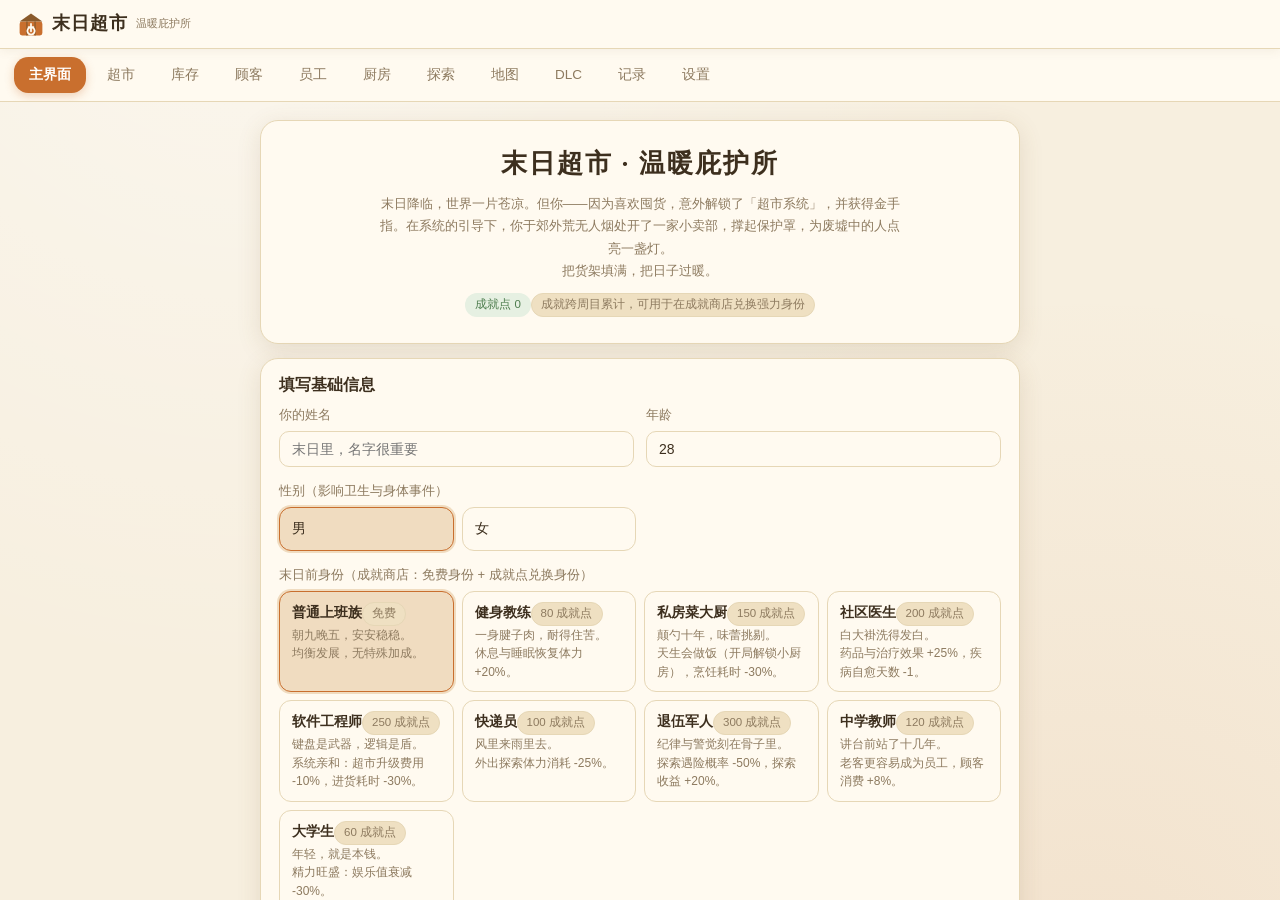
<file: index.html>
<!DOCTYPE html>
<html lang="zh-CN">
<head>
<meta charset="UTF-8">
<meta name="viewport" content="width=device-width, initial-scale=1">
<title>末日超市 · 温暖庇护所</title>
<link rel="icon" href="data:image/svg+xml,%3Csvg xmlns='http://www.w3.org/2000/svg' viewBox='0 0 32 32'%3E%3Crect x='2' y='13' width='28' height='17' rx='3' fill='%23c96f2e'/%3E%3Cpath d='M2 13 16 3l14 10' fill='%238a5a2b'/%3E%3Cpath d='M11 13v17M21 13v17' stroke='%238a5a2b' stroke-width='1.6'/%3E%3Cpath d='M16 20a4.5 4.5 0 1 0 .1 0M16 16v9M13 20h6' stroke='%23fff6e0' stroke-width='2.2' fill='none' stroke-linecap='round'/%3E%3C/svg%3E">
<link rel="stylesheet" href="样式/主题.css">
</head>
<body>
<div id="app"></div>
<div id="toast-layer"></div>
<div id="modal-layer"></div>

<!-- ==================== 数据层 ==================== -->
<script src="数据/配置.js"></script>
<script src="数据/商品/饮用水.js"></script>
<script src="数据/商品/饮料.js"></script>
<script src="数据/商品/速食.js"></script>
<script src="数据/商品/零食.js"></script>
<script src="数据/商品/米面粮油.js"></script>
<script src="数据/商品/蔬菜.js"></script>
<script src="数据/商品/水果.js"></script>
<script src="数据/商品/蛋奶.js"></script>
<script src="数据/商品/水产.js"></script>
<script src="数据/商品/肉类.js"></script>
<script src="数据/商品/日用.js"></script>
<script src="数据/商品/药品.js"></script>
<script src="数据/商品/娱乐.js"></script>
<script src="数据/商品/衣物.js"></script>
<script src="数据/商品/调料厨具.js"></script>
<script src="数据/商品/枪械.js"></script>
<script src="数据/商品/扩展商品.js"></script>
<script src="数据/菜品/中华菜.js"></script>
<script src="数据/菜品/西式菜.js"></script>
<script src="数据/菜品/日韩菜.js"></script>
<script src="数据/菜品/扩充菜品.js"></script>
<script src="数据/金手指.js"></script>
<script src="数据/设施.js"></script>
<script src="数据/成就.js"></script>
<script src="数据/地图.js"></script>
<script src="数据/顾客名库.js"></script>

<!-- ==================== 引擎层 ==================== -->
<script src="脚本/工具.js"></script>
<script src="脚本/设施.js"></script>
<script src="脚本/成就.js"></script>
<script src="脚本/地图.js"></script>
<script src="脚本/数据注册.js"></script>
<script src="脚本/状态.js"></script>
<script src="脚本/经济.js"></script>
<script src="脚本/库存.js"></script>
<script src="脚本/玩家.js"></script>
<script src="脚本/时间引擎.js"></script>
<script src="脚本/顾客.js"></script>
<script src="脚本/员工.js"></script>
<script src="脚本/超市.js"></script>
<script src="脚本/金手指.js"></script>
<script src="脚本/烹饪.js"></script>
<script src="脚本/DLC.js"></script>

<!-- ==================== 界面层 ==================== -->
<script src="脚本/界面/界面核心.js"></script>
<script src="脚本/装饰.js"></script>
<script src="脚本/界面/创建界面.js"></script>
<script src="脚本/界面/主界面.js"></script>
<script src="脚本/界面/超市界面.js"></script>
<script src="脚本/界面/库存界面.js"></script>
<script src="脚本/界面/顾客界面.js"></script>
<script src="脚本/界面/员工界面.js"></script>
<script src="脚本/界面/厨房界面.js"></script>
<script src="脚本/界面/探索界面.js"></script>
<script src="脚本/界面/地图界面.js"></script>
<script src="脚本/界面/DLC界面.js"></script>
<script src="脚本/界面/记录界面.js"></script>
<script src="脚本/界面/设置界面.js"></script>

<script src="脚本/主程序.js"></script>
</body>
</html>
</file>
<file: 样式/主题.css>
/* ============================================================
   末日超市 · 主题样式
   基调：温暖、舒适，与外界的苍凉形成对比
   主题变量（颜色 + 风格）由玩家在创建界面选择后运行时注入
   ============================================================ */
:root{
  --bg:#f7efdf; --panel:#fffaf0; --panel2:#f4e8cf; --panel3:#efe0c2;
  --accent:#c96f2e; --accent2:#8a5a2b; --accent-soft:#f0dcc0;
  --text:#3d2f1e; --muted:#8d7a5f; --line:#e6d7b6;
  --danger:#b3483f; --danger-soft:#f6e3de;
  --ok:#4e7d4e; --ok-soft:#e6f0e2;
  --info:#5a7d9a; --info-soft:#e4ecf2;
  --radius:18px; --border-w:1px; --shadow:0 6px 24px rgba(120,90,50,.14);
  --head-font:"Noto Serif SC","Songti SC","SimSun",serif;
  --body-font:"Noto Sans SC","PingFang SC","Microsoft YaHei",sans-serif;
  --density:1;
}
*{margin:0;padding:0;box-sizing:border-box}
html,body{height:100%}
body{
  font-family:var(--body-font); background:var(--bg); color:var(--text);
  font-size:14px; line-height:1.55; overflow:hidden;
  background-image:radial-gradient(ellipse at 20% -10%, rgba(255,255,255,.5), transparent 55%),
    radial-gradient(ellipse at 85% 110%, rgba(201,111,46,.10), transparent 50%);
}
h1,h2,h3,h4{font-family:var(--head-font); line-height:1.3}
button{font-family:var(--body-font); cursor:pointer}
input,select,textarea{font-family:var(--body-font)}
::-webkit-scrollbar{width:8px;height:8px}
::-webkit-scrollbar-thumb{background:var(--line); border-radius:8px}
::-webkit-scrollbar-track{background:transparent}

#app{height:100vh; display:flex; flex-direction:column}
#toast-layer{position:fixed; top:14px; left:50%; transform:translateX(-50%); z-index:99; display:flex; flex-direction:column; gap:8px; align-items:center; pointer-events:none}
#modal-layer{position:fixed; inset:0; z-index:80; display:none; align-items:center; justify-content:center; background:rgba(40,28,12,.42); backdrop-filter:blur(2px); padding:12px}
#modal-layer.show{display:flex}

/* ---------- 顶栏 ---------- */
.topbar{
  display:flex; align-items:center; gap:14px; padding:10px 18px;
  background:var(--panel); border-bottom:var(--border-w) solid var(--line);
  box-shadow:0 2px 10px rgba(120,90,50,.08); flex-wrap:wrap; z-index:20; flex-shrink:0;
}
.brand{display:flex; align-items:center; gap:8px; font-family:var(--head-font); font-weight:900; font-size:18px; letter-spacing:1px}
.brand svg{width:26px;height:26px}
.brand .sub{font-size:11px; color:var(--muted); font-weight:400; font-family:var(--body-font); letter-spacing:0}
.top-info{display:flex; gap:8px; flex-wrap:wrap; align-items:center; margin-left:auto}
.info-chip{
  background:var(--panel2); border:var(--border-w) solid var(--line); border-radius:999px;
  padding:4px 12px; font-size:12px; display:flex; align-items:center; gap:6px;
}
.info-chip b{color:var(--accent2)}
.stage-chip{background:var(--accent-soft); color:var(--accent2); font-weight:600}

/* ---------- 标签页 ---------- */
.tabs{display:flex; gap:6px; padding:8px 14px; background:var(--panel); border-bottom:var(--border-w) solid var(--line); overflow-x:auto; flex-shrink:0}
.tab-btn{
  border:var(--border-w) solid transparent; background:transparent; color:var(--muted);
  padding:8px 14px; border-radius:calc(var(--radius)*.8); font-size:13.5px; white-space:nowrap;
  transition:all .18s;
}
.tab-btn:hover{background:var(--panel2); color:var(--text)}
.tab-btn.active{background:var(--accent); color:#fff; font-weight:600; box-shadow:0 3px 10px rgba(201,111,46,.3)}

/* ---------- 主区域 ---------- */
.screens{flex:1; overflow-y:auto; padding:18px}
@keyframes fadeIn{from{opacity:0; transform:translateY(6px)} to{opacity:1; transform:none}}
.screens > *{animation:fadeIn .22s ease}

/* ---------- 面板与通用 ---------- */
.panel{background:var(--panel); border:var(--border-w) solid var(--line); border-radius:var(--radius); padding:16px 18px; box-shadow:var(--shadow)}
.panel + .panel{margin-top:14px}
.panel h3{font-size:15.5px; margin-bottom:10px; display:flex; align-items:center; gap:8px; flex-wrap:wrap}
.panel h4{font-size:13.5px; margin:8px 0 6px}
.grid{display:grid; gap:12px}
.grid.cols-2{grid-template-columns:repeat(2,1fr)}
.cols{display:flex; gap:14px; align-items:center; flex-wrap:wrap}
.mt{margin-top:10px}
.muted{color:var(--muted); font-size:12.5px}
.small{font-size:12px}
.big{font-size:22px; font-weight:700; font-family:var(--head-font)}
.warn{color:var(--danger)}
.field{margin-bottom:14px}
.field label{display:block; font-size:13px; margin-bottom:6px; color:var(--muted)}
.field input,.field select,.field textarea{
  width:100%; padding:9px 12px; border:var(--border-w) solid var(--line); border-radius:10px;
  background:var(--panel); color:var(--text); font-size:14px; outline:none;
}
.field input:focus,.field select:focus,.field textarea:focus{border-color:var(--accent)}

/* ---------- 徽章 chip ---------- */
.chip{
  display:inline-block; padding:2px 9px; border-radius:999px; font-size:11.5px;
  background:var(--panel3); border:var(--border-w) solid var(--line); color:var(--muted); white-space:nowrap;
}
.chip.ok{background:var(--ok-soft); color:var(--ok); border-color:transparent}
.chip.bad{background:var(--danger-soft); color:var(--danger); border-color:transparent}
.chip-row{display:flex; gap:6px; flex-wrap:wrap}
.chip-btn{
  border:var(--border-w) solid var(--line); background:var(--panel); color:var(--muted);
  padding:6px 13px; border-radius:999px; font-size:12.5px; transition:all .15s;
}
.chip-btn:hover{border-color:var(--accent); color:var(--text)}
.chip-btn.on{background:var(--accent); border-color:var(--accent); color:#fff; font-weight:600}

/* ---------- 按钮 ---------- */
.btn{
  display:inline-flex; align-items:center; justify-content:center; gap:6px;
  border:var(--border-w) solid var(--line); background:var(--panel2); color:var(--text);
  padding:8px 16px; border-radius:calc(var(--radius)*.7); font-size:13.5px;
  transition:all .15s; user-select:none; text-decoration:none;
}
.btn:hover{filter:brightness(.96); transform:translateY(-1px)}
.btn:active{transform:none}
.btn.primary{background:var(--accent); border-color:var(--accent); color:#fff}
.btn.ghost{background:transparent}
.btn.warn{background:var(--danger); border-color:var(--danger); color:#fff}
.btn.sm{padding:4px 10px; font-size:12.5px; border-radius:8px}
.btn.lg{padding:12px 26px; font-size:15px}
.btn:disabled{opacity:.45; cursor:not-allowed; transform:none}

/* ---------- 数值条 ---------- */
.stat-list{display:flex; flex-direction:column; gap:7px}
.stat-item{display:flex; align-items:center; gap:8px}
.stat-item .lab{width:58px; font-size:12px; color:var(--muted); flex-shrink:0}
.stat-item .bar{flex:1; height:14px; background:var(--panel3); border-radius:8px; overflow:hidden; border:var(--border-w) solid var(--line)}
.stat-item .fill{height:100%; border-radius:8px; transition:width .3s}
.stat-item .val{width:34px; text-align:right; font-size:12.5px; font-weight:600}
.stat-item.low .val{color:var(--danger)}
.fill.c1{background:linear-gradient(90deg,#d98a3d,#e0a55a)}
.fill.c2{background:linear-gradient(90deg,#4f88c2,#6fa6d8)}
.fill.c3{background:linear-gradient(90deg,#b3483f,#d96a5a)}
.fill.c4{background:linear-gradient(90deg,#9a7ab0,#c0a2d4)}
.fill.c5{background:linear-gradient(90deg,#4e9a8a,#72b8a8)}
.fill.c6{background:linear-gradient(90deg,#c96f2e,#e6a15a)}

/* ---------- 主界面 ---------- */
.hero{
  background:linear-gradient(120deg, var(--accent2), var(--accent)); color:#fff;
  display:flex; align-items:center; justify-content:space-between; gap:16px; flex-wrap:wrap;
}
.hero .panel{color:var(--text)}
.hero-title{font-family:var(--head-font); font-size:22px; font-weight:900; letter-spacing:1px}
.hero-sub{font-size:13px; opacity:.92}
.hero-badge{background:rgba(255,255,255,.16); border:1px solid rgba(255,255,255,.3); border-radius:14px; padding:10px 16px; text-align:center; font-weight:700}
.warn-banner{border-color:var(--danger); background:var(--danger-soft); color:var(--danger); font-size:12.5px; display:flex; flex-direction:column; gap:4px}
.action-grid{display:flex; gap:8px; flex-wrap:wrap}
.action-grid .btn{flex:1 1 130px; max-width:170px}
.order-list{display:flex; flex-direction:column; gap:8px}
.order-row{display:flex; align-items:center; justify-content:space-between; gap:10px; background:var(--panel2); border:var(--border-w) solid var(--line); border-radius:12px; padding:10px 12px; flex-wrap:wrap}
.log-list{display:flex; flex-direction:column; gap:5px}
.log-item{display:flex; gap:8px; font-size:12.5px; align-items:baseline}
.log-day{color:var(--muted); white-space:nowrap; flex-shrink:0}
.store-stat{text-align:center; background:var(--panel2); border:var(--border-w) solid var(--line); border-radius:14px; padding:10px 18px}
.stat-cards{display:grid; grid-template-columns:repeat(auto-fill,minmax(120px,1fr)); gap:10px}
.stat-card{background:var(--panel2); border:var(--border-w) solid var(--line); border-radius:12px; padding:12px; text-align:center; font-size:12px; color:var(--muted)}
.stat-card .big{color:var(--accent2)}

/* ---------- 超市 ---------- */
.cond-list{display:flex; flex-direction:column; gap:4px; font-size:13px}
.cond-row{display:flex; align-items:center; gap:8px; padding:4px 0}
.cond-row .mark{color:var(--muted); width:14px; text-align:center}
.cond-row.ok .mark{color:var(--ok)}
.cond-row.ok b{color:var(--ok)}
.area-grid{display:grid; grid-template-columns:repeat(auto-fill,minmax(220px,1fr)); gap:10px}
.area-card{border:var(--border-w) solid var(--line); border-radius:14px; padding:12px; background:var(--panel2); display:flex; flex-direction:column; gap:5px}
.area-card.owned{border-color:var(--ok); background:var(--ok-soft)}
.area-name{font-weight:700}
.shopmap{display:grid; grid-template-columns:repeat(4,1fr); gap:8px}
.map-cell{
  border:var(--border-w) solid var(--line); border-radius:10px; padding:10px 6px; text-align:center;
  background:var(--panel2); font-size:12px; color:var(--muted); min-height:64px; display:flex; flex-direction:column; justify-content:center; gap:4px;
}
.map-icon{font-size:18px; color:var(--accent2)}
.map-cell.locked{background:repeating-linear-gradient(45deg,var(--panel3),var(--panel3) 6px,var(--panel2) 6px,var(--panel2) 12px); border-style:dashed}
.map-cell.locked .map-icon{color:var(--muted)}

/* ---------- 库存 ---------- */
.pdd-grid{display:grid; grid-template-columns:repeat(auto-fill,minmax(210px,1fr)); gap:10px}
.pdd-chip{border:var(--border-w) solid var(--line); border-radius:12px; padding:10px 12px; background:var(--panel2); display:flex; flex-direction:column; gap:5px; align-items:flex-start}
.inv-table{display:flex; flex-direction:column}
.inv-row{display:flex; align-items:center; justify-content:space-between; gap:10px; padding:9px 4px; border-bottom:var(--border-w) solid var(--line); flex-wrap:wrap}
.inv-row.expired{opacity:.62}
.inv-row.expired b{text-decoration:line-through}

/* ---------- 设施 / 分区 ---------- */
.zone-grid{display:grid; grid-template-columns:repeat(auto-fill,minmax(320px,1fr)); gap:12px; margin-top:10px}
.zone-card{border:var(--border-w) solid var(--line); border-radius:14px; padding:12px; background:var(--panel2); display:flex; flex-direction:column; gap:8px}
.fac-card{border:var(--border-w) solid var(--line); border-radius:12px; padding:10px 12px; background:var(--panel); display:flex; flex-direction:column; gap:6px}
.fac-head{display:flex; align-items:center; gap:8px; flex-wrap:wrap}
.fac-head b{font-size:14px}
.fac-items{display:flex; flex-direction:column}
.fac-row{display:flex; align-items:center; justify-content:space-between; gap:8px; padding:5px 2px; border-bottom:var(--border-w) solid var(--line); flex-wrap:wrap}
.fac-row.expired{opacity:.62}
.fac-row.expired b{text-decoration:line-through}
.map-cell.zone{border-color:var(--accent); background:var(--ok-soft); color:var(--text)}

/* ---------- 顾客 / 员工 ---------- */
.cust-table{display:flex; flex-direction:column}
.cust-row{display:flex; gap:10px; align-items:center; padding:9px 4px; border-bottom:var(--border-w) solid var(--line)}
.cust-row.black{opacity:.55}
.avatar{width:38px; height:38px; border-radius:50%; background:var(--accent-soft); color:var(--accent2); display:flex; align-items:center; justify-content:center; font-weight:700; flex-shrink:0}
.avatar.lg{width:52px; height:52px; font-size:20px}
.timeline{display:flex; flex-direction:column; gap:8px}
.tl-item{display:flex; gap:8px; font-size:12.5px; border-left:2px solid var(--line); padding-left:12px; align-items:baseline}
.tl-day{color:var(--muted); white-space:nowrap}
.emp-card{border:var(--border-w) solid var(--line); border-radius:14px; padding:12px 14px; background:var(--panel2); margin-bottom:10px}
.emp-card .stat-list{margin-top:10px}

/* ---------- 厨房 ---------- */
.dish-grid{display:grid; grid-template-columns:repeat(auto-fill,minmax(250px,1fr)); gap:10px}
.dish-card{border:var(--border-w) solid var(--line); border-radius:14px; padding:12px 14px; background:var(--panel2); display:flex; flex-direction:column; gap:6px}
.dish-card.dim{opacity:.85}
.dish-name{font-weight:700}
.menu-editor{display:grid; grid-template-columns:repeat(auto-fill,minmax(210px,1fr)); gap:6px; max-height:260px; overflow-y:auto; border:var(--border-w) solid var(--line); border-radius:10px; padding:10px; background:var(--panel)}
.menu-item{display:flex; align-items:center; gap:6px; font-size:12.5px; padding:3px 0}
.menu-item input{accent-color:var(--accent)}

/* ---------- DLC ---------- */
.shop-grid{display:grid; grid-template-columns:repeat(auto-fill,minmax(220px,1fr)); gap:10px}
.shop-card{border:var(--border-w) solid var(--line); border-radius:14px; padding:12px 14px; background:var(--panel2); display:flex; flex-direction:column; gap:5px; align-items:flex-start}
.shop-card.owned{border-color:var(--ok); background:var(--ok-soft)}
.shop-name{font-weight:700}
.profile-card{display:flex; gap:14px; align-items:center; background:var(--panel2); border:var(--border-w) solid var(--line); border-radius:14px; padding:14px}

/* ---------- 三阶段时间轴 ---------- */
.tl3{display:grid; grid-template-columns:1fr 26px 1fr 26px 1fr; align-items:center; gap:6px}
.tl3-col{display:flex; flex-direction:column; align-items:center; text-align:center; gap:3px}
.tl3-dot{width:14px; height:14px; border-radius:50%; border:2px solid var(--line); display:flex; align-items:center; justify-content:center; font-size:8px; color:var(--muted)}
.tl3-dot.cur{border-color:var(--accent); color:var(--accent); box-shadow:0 0 0 4px var(--accent-soft)}
.tl3-name{font-weight:700; font-size:13px}
.tl3-line{height:2px; background:var(--line)}

/* ---------- 弹窗 ---------- */
.modal{background:var(--panel); border:var(--border-w) solid var(--line); border-radius:var(--radius); box-shadow:0 20px 60px rgba(40,28,12,.35); width:min(640px,94vw); max-height:86vh; display:flex; flex-direction:column}
.modal .m-head{padding:14px 20px 10px; display:flex; align-items:center; justify-content:space-between; border-bottom:var(--border-w) solid var(--line)}
.modal .m-head h3{font-size:16px; margin:0}
.modal .m-body{padding:14px 20px; overflow-y:auto; flex:1}
.modal .m-foot{padding:12px 20px; display:flex; justify-content:flex-end; gap:10px; border-top:var(--border-w) solid var(--line)}
.modal.wide{width:min(860px,96vw)}
.modal-list{display:flex; flex-direction:column; gap:8px; margin-top:8px}
.modal-row{display:flex; align-items:center; justify-content:space-between; gap:10px; background:var(--panel2); border:var(--border-w) solid var(--line); border-radius:12px; padding:10px 12px; flex-wrap:wrap}

/* ---------- Toast ---------- */
.toast{
  background:var(--text); color:var(--panel); padding:10px 18px; border-radius:12px; font-size:13.5px;
  box-shadow:0 8px 30px rgba(0,0,0,.25); animation:toastIn .25s ease; max-width:min(560px,90vw);
}
.toast.warn{background:var(--danger)}
@keyframes toastIn{from{opacity:0; transform:translateY(-10px)} to{opacity:1; transform:none}}

/* ---------- 创建界面 ---------- */
.opt-grid{display:grid; grid-template-columns:repeat(auto-fill,minmax(150px,1fr)); gap:8px}
.opt-card{border:var(--border-w) solid var(--line); border-radius:12px; padding:10px 12px; cursor:pointer; background:var(--panel); transition:all .15s; text-align:left}
.opt-card:hover{border-color:var(--accent)}
.opt-card.sel{border-color:var(--accent); background:var(--accent-soft); box-shadow:0 0 0 2px var(--accent-soft)}
.opt-card .swatch{display:inline-block; width:18px; height:18px; border-radius:6px; vertical-align:-4px; margin-right:6px; border:var(--border-w) solid rgba(0,0,0,.15)}

/* ---------- 响应式 ---------- */
@media (max-width:860px){
  .topbar{padding:8px 12px; gap:8px}
  .brand{font-size:15px}
  .info-chip{padding:3px 9px; font-size:11px}
  .tabs{padding:6px 8px}
  .tab-btn{padding:7px 10px; font-size:12.5px}
  .screens{padding:10px}
  .shopmap{grid-template-columns:repeat(3,1fr)}
}
@media (max-width:520px){
  .grid.cols-2{grid-template-columns:1fr}
  .shopmap{grid-template-columns:repeat(2,1fr)}
  .top-info{width:100%; order:3; margin-left:0}
  .action-grid .btn{flex:1 1 100%}
  .tl3{grid-template-columns:1fr 14px 1fr 14px 1fr}
}
</file>
